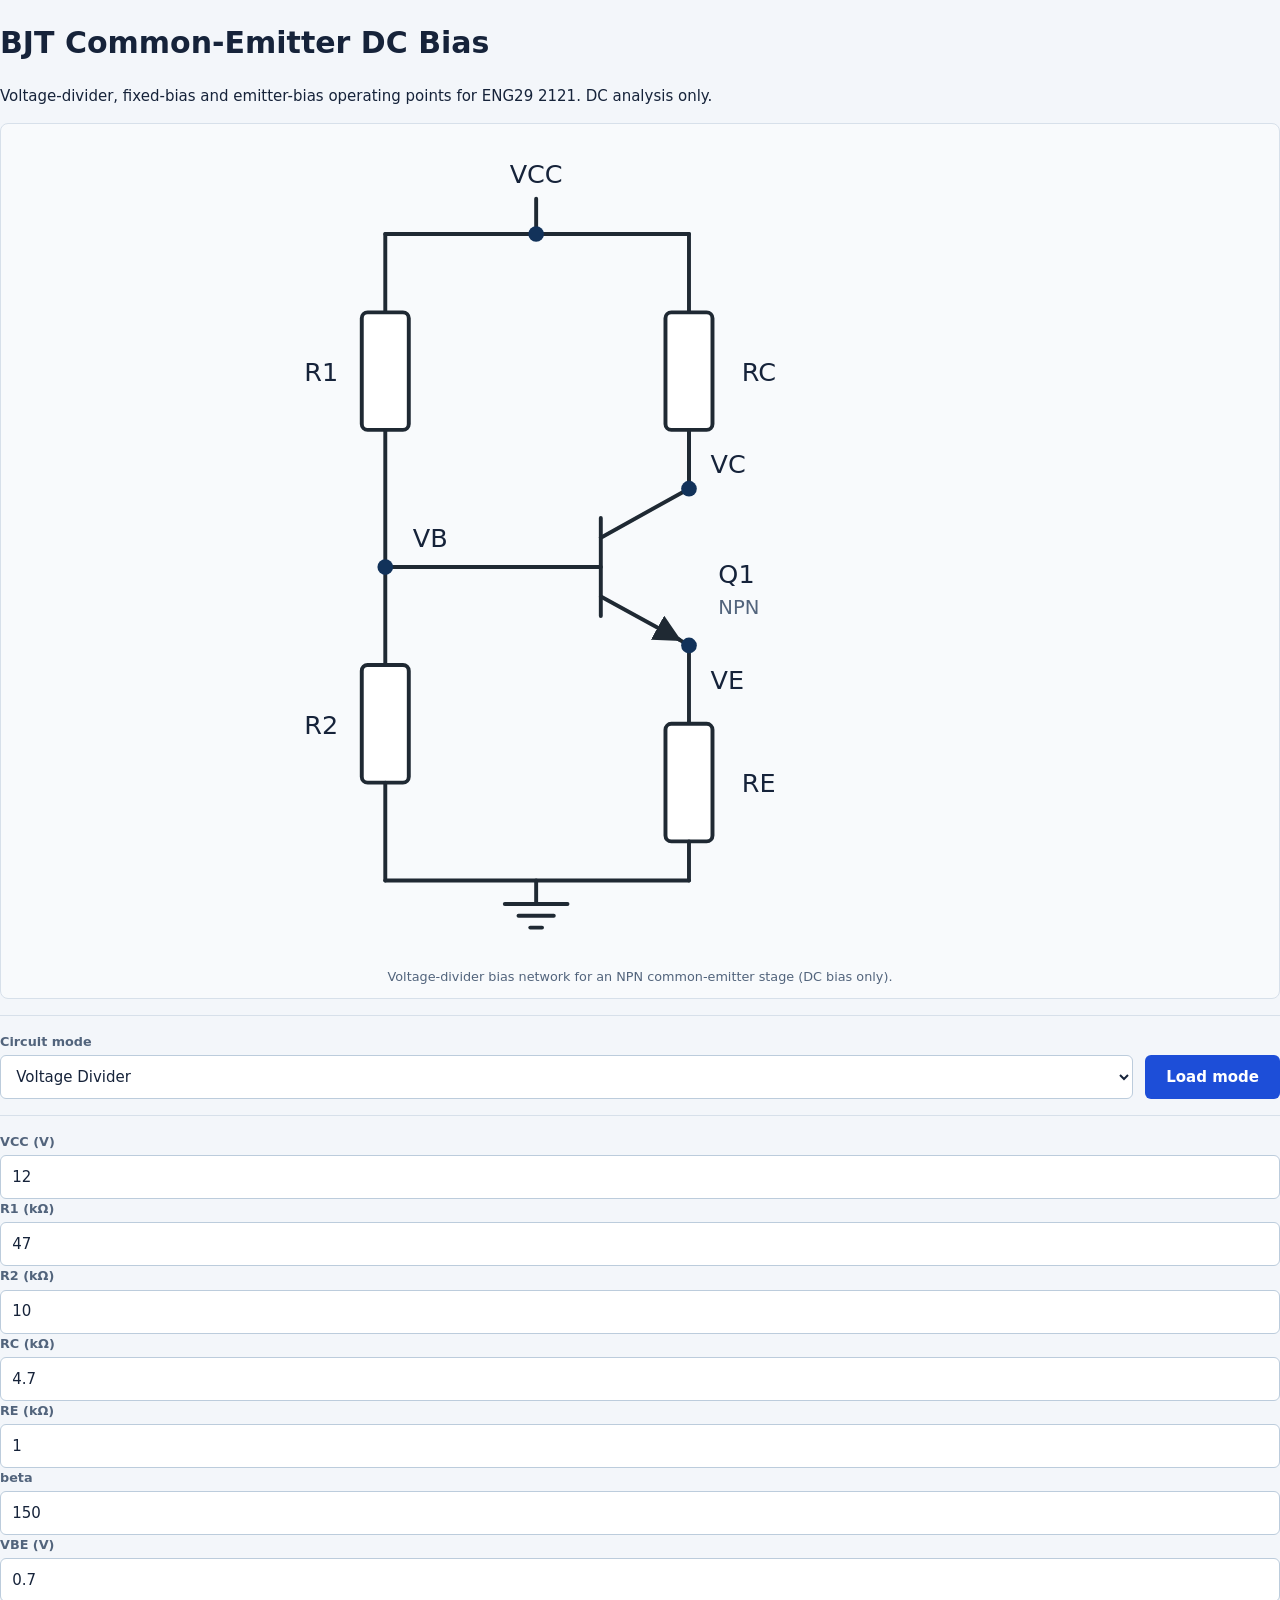
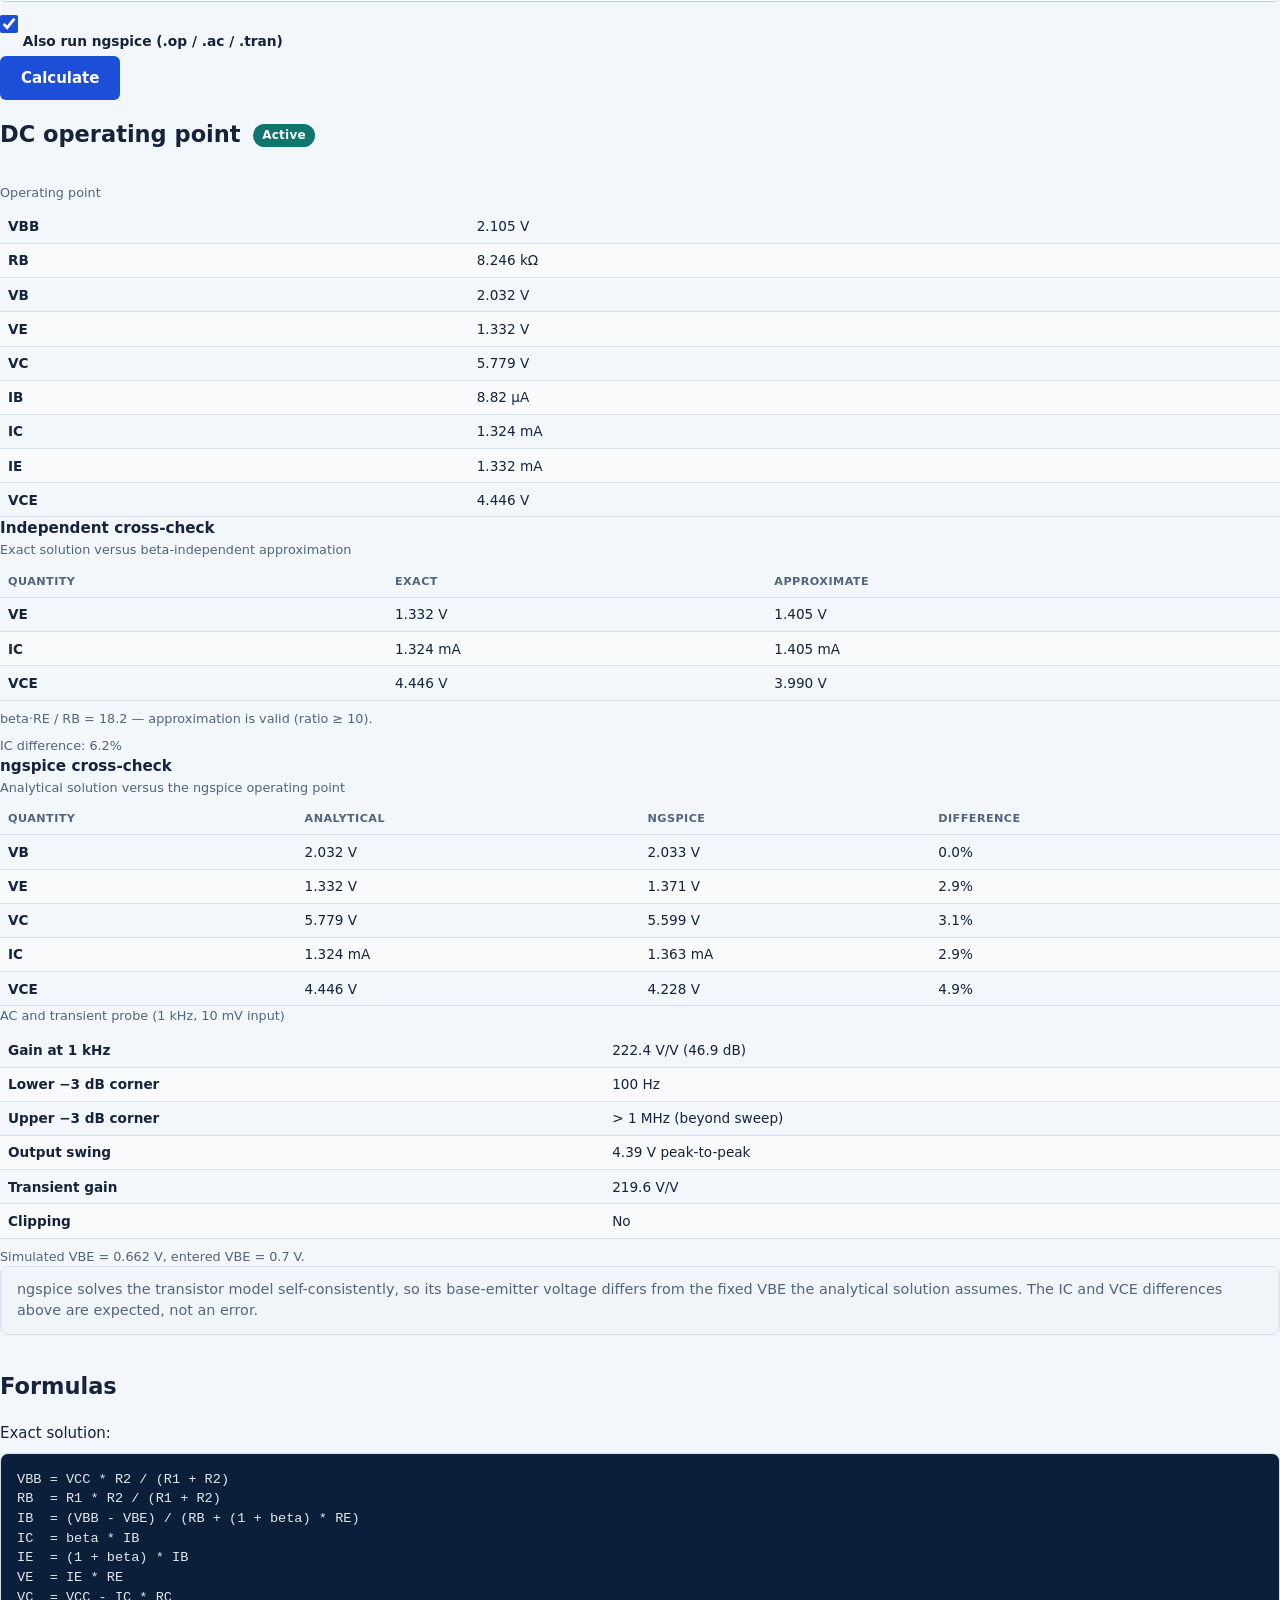
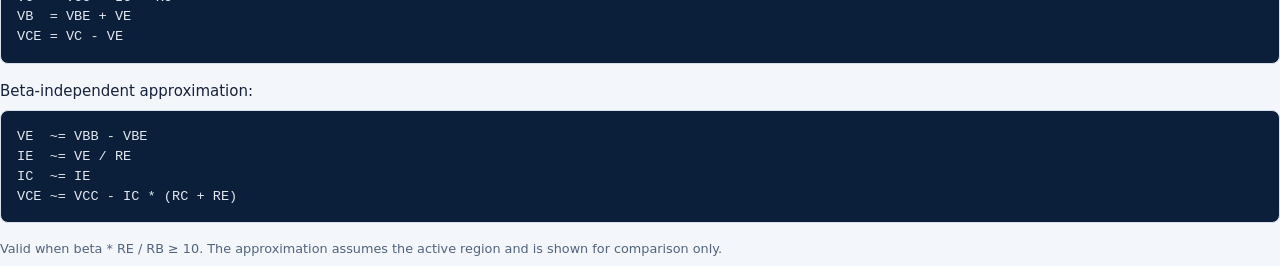
<file: docs/evidence/2026-11-24-ngspice-crosscheck.html>
<!doctype html>
<html lang="en">
<head>
  <meta charset="utf-8">
  <meta name="viewport" content="width=device-width, initial-scale=1">
  <title>BJT CE DC Bias Calculator</title>
  <link rel="stylesheet" href="/static/style.css">
</head>
<body>
  <main class="card">
    <header class="page-header">
      <h1>BJT Common-Emitter DC Bias</h1>
      <p class="subtitle">
        Voltage-divider, fixed-bias and emitter-bias operating points for
        ENG29 2121. DC analysis only.
      </p>
    </header>

    
    <figure class="schematic">
      <svg viewBox="0 0 640 420" role="img"
           aria-labelledby="bias-circuit-title bias-circuit-desc"
           xmlns="http://www.w3.org/2000/svg">
        <title id="bias-circuit-title">Voltage-divider biased NPN common-emitter circuit</title>
        <desc id="bias-circuit-desc">VCC feeds R1 and RC. R1 and R2 form the base voltage divider, RC is the collector resistor, RE is the emitter resistor, and Q1 is the NPN transistor. VB, VC and VE mark the base, collector and emitter voltages.</desc>
        <defs>
          <marker id="bias-circuit-arrow" viewBox="0 0 10 10" refX="9" refY="5"
                  markerWidth="7" markerHeight="7" orient="auto-start-reverse">
            <path d="M 0 0 L 10 5 L 0 10 z" fill="#1f2933"/>
          </marker>
        </defs>
        <g fill="none" stroke="#1f2933" stroke-width="2"
           stroke-linecap="round" stroke-linejoin="round">
          <line x1="190" y1="50" x2="345" y2="50"/>
          <line x1="267" y1="50" x2="267" y2="32"/>

          <line x1="190" y1="50" x2="190" y2="90"/>
          <rect x="178" y="90" width="24" height="60" rx="3" fill="#ffffff"/>
          <line x1="190" y1="150" x2="190" y2="220"/>

          <line x1="190" y1="220" x2="190" y2="270"/>
          <rect x="178" y="270" width="24" height="60" rx="3" fill="#ffffff"/>
          <line x1="190" y1="330" x2="190" y2="380"/>

          <line x1="190" y1="220" x2="300" y2="220"/>
          <line x1="300" y1="195" x2="300" y2="245"/>

          <line x1="300" y1="205" x2="345" y2="180"/>
          <line x1="345" y1="180" x2="345" y2="150"/>

          <line x1="345" y1="50" x2="345" y2="90"/>
          <rect x="333" y="90" width="24" height="60" rx="3" fill="#ffffff"/>
          <line x1="345" y1="150" x2="345" y2="180"/>

          <line x1="300" y1="235" x2="340" y2="257"
                marker-end="url(#bias-circuit-arrow)"/>
          <line x1="340" y1="257" x2="345" y2="260"/>

          <line x1="345" y1="260" x2="345" y2="300"/>
          <rect x="333" y="300" width="24" height="60" rx="3" fill="#ffffff"/>
          <line x1="345" y1="360" x2="345" y2="380"/>

          <line x1="190" y1="380" x2="345" y2="380"/>
          <line x1="267" y1="380" x2="267" y2="392"/>
          <line x1="251" y1="392" x2="283" y2="392"/>
          <line x1="258" y1="398" x2="276" y2="398"/>
          <line x1="264" y1="404" x2="270" y2="404"/>
        </g>
        <g class="node">
          <circle cx="267" cy="50" r="4"/>
          <circle cx="190" cy="220" r="4"/>
          <circle cx="345" cy="180" r="4"/>
          <circle cx="345" cy="260" r="4"/>
        </g>
        <g class="diagram-label">
          <text x="267" y="24" text-anchor="middle">VCC</text>
          <text x="166" y="125" text-anchor="end">R1</text>
          <text x="166" y="305" text-anchor="end">R2</text>
          <text x="372" y="125">RC</text>
          <text x="372" y="335">RE</text>
          <text x="360" y="228">Q1</text>
          <text x="360" y="244" class="small">NPN</text>
          <text x="204" y="210">VB</text>
          <text x="356" y="172">VC</text>
          <text x="356" y="282">VE</text>
        </g>
      </svg>
      <figcaption>
        Voltage-divider bias network for an NPN common-emitter stage (DC bias only).
      </figcaption>
    </figure>
    

    

    <form method="get" class="mode-form">
      <div class="field">
        <label for="mode">Circuit mode</label>
        <select id="mode" name="mode">
          
          <option value="divider" selected>Voltage Divider</option>
          
          <option value="fixed">Fixed Bias</option>
          
          <option value="emitter">Emitter Bias</option>
          
        </select>
      </div>
      <div class="actions">
        <button type="submit">Load mode</button>
      </div>
    </form>

    <form method="post" class="bias-form">
      <input type="hidden" name="mode" value="divider">

      <div class="field">
        <label for="vcc">VCC (V)</label>
        <input id="vcc" name="vcc" type="number" step="any" inputmode="decimal"
               placeholder="12" value="12" required>
      </div>

      
      <div class="field">
        <label for="r1">R1 (kΩ)</label>
        <input id="r1" name="r1" type="number" step="any" inputmode="decimal"
               placeholder="47" value="47" required>
      </div>
      <div class="field">
        <label for="r2">R2 (kΩ)</label>
        <input id="r2" name="r2" type="number" step="any" inputmode="decimal"
               placeholder="10" value="10" required>
      </div>
      

      <div class="field">
        <label for="rc">RC (kΩ)</label>
        <input id="rc" name="rc" type="number" step="any" inputmode="decimal"
               placeholder="4.7" value="4.7" required>
      </div>

      
      <div class="field">
        <label for="re">RE (kΩ)</label>
        <input id="re" name="re" type="number" step="any" inputmode="decimal"
               placeholder="1" value="1" required>
      </div>
      

      <div class="field">
        <label for="beta">beta</label>
        <input id="beta" name="beta" type="number" step="any" inputmode="decimal"
               placeholder="150" value="150" required>
      </div>
      <div class="field">
        <label for="vbe">VBE (V)</label>
        <input id="vbe" name="vbe" type="number" step="any" inputmode="decimal"
               placeholder="0.7" value="0.7" required>
      </div>
      
      <div class="field checkbox">
        <label>
          <input type="checkbox" name="simulate" value="1"
                 checked>
          Also run ngspice (.op / .ac / .tran)
        </label>
      </div>
      
      <div class="actions">
        <button type="submit">Calculate</button>
      </div>
    </form>

    
    <section class="results" aria-live="polite">
      <div class="results-header">
        <h2>DC operating point</h2>
        <span class="badge badge-active">Active</span>
      </div>

      

      <table class="quantity-table">
        <caption>Operating point</caption>
        <tbody>
          
          <tr><th scope="row">VBB</th><td>2.105 V</td></tr>
          
          <tr><th scope="row">RB</th><td>8.246 kΩ</td></tr>
          <tr><th scope="row">VB</th><td>2.032 V</td></tr>
          <tr><th scope="row">VE</th><td>1.332 V</td></tr>
          <tr><th scope="row">VC</th><td>5.779 V</td></tr>
          <tr><th scope="row">IB</th><td>8.82 µA</td></tr>
          <tr><th scope="row">IC</th><td>1.324 mA</td></tr>
          <tr><th scope="row">IE</th><td>1.332 mA</td></tr>
          <tr><th scope="row">VCE</th><td>4.446 V</td></tr>
        </tbody>
      </table>

      
      <h3>Independent cross-check</h3>
      <table class="comparison-table">
        <caption>Exact solution versus beta-independent approximation</caption>
        <thead>
          <tr><th scope="col">Quantity</th><th scope="col">Exact</th><th scope="col">Approximate</th></tr>
        </thead>
        <tbody>
          <tr>
            <th scope="row">VE</th>
            <td>1.332 V</td>
            <td>1.405 V</td>
          </tr>
          <tr>
            <th scope="row">IC</th>
            <td>1.324 mA</td>
            <td>1.405 mA</td>
          </tr>
          <tr>
            <th scope="row">VCE</th>
            <td>4.446 V</td>
            <td>3.990 V</td>
          </tr>
        </tbody>
      </table>

      <p class="meta">
        beta&middot;RE / RB = 18.2
        
          
        &mdash; approximation is valid (ratio &ge; 10).
          
        
      </p>
      <p class="meta">
        IC difference:
        6.2%
      </p>

      
      

      
      <h3>ngspice cross-check</h3>      
      <table class="comparison-table spice-table">
        <caption>Analytical solution versus the ngspice operating point</caption>
        <thead>
          <tr><th scope="col">Quantity</th><th scope="col">Analytical</th><th scope="col">ngspice</th><th scope="col">Difference</th></tr>
        </thead>
        <tbody>
          
          <tr>
            <th scope="row">VB</th>
            <td>2.032 V</td>
            <td>2.033 V</td>
            <td>0.0%</td>
          </tr>
          
          <tr>
            <th scope="row">VE</th>
            <td>1.332 V</td>
            <td>1.371 V</td>
            <td>2.9%</td>
          </tr>
          
          <tr>
            <th scope="row">VC</th>
            <td>5.779 V</td>
            <td>5.599 V</td>
            <td>3.1%</td>
          </tr>
          
          <tr>
            <th scope="row">IC</th>
            <td>1.324 mA</td>
            <td>1.363 mA</td>
            <td>2.9%</td>
          </tr>
          
          <tr>
            <th scope="row">VCE</th>
            <td>4.446 V</td>
            <td>4.228 V</td>
            <td>4.9%</td>
          </tr>
          
        </tbody>
      </table>

      <table class="quantity-table spice-table">
        <caption>AC and transient probe (1 kHz, 10 mV input)</caption>
        <tbody>
          <tr><th scope="row">Gain at 1 kHz</th><td>222.4 V/V (46.9 dB)</td></tr>
          <tr><th scope="row">Lower &minus;3 dB corner</th><td>100 Hz</td></tr>
          <tr><th scope="row">Upper &minus;3 dB corner</th><td>&gt; 1 MHz (beyond sweep)</td></tr>
          <tr><th scope="row">Output swing</th><td>4.39 V peak-to-peak</td></tr>
          <tr><th scope="row">Transient gain</th><td>219.6 V/V</td></tr>
          <tr><th scope="row">Clipping</th><td>No</td></tr>
        </tbody>
      </table>

      <p class="meta">
        Simulated VBE = 0.662 V, entered VBE = 0.7 V.
      </p>
      
      <p class="note">ngspice solves the transistor model self-consistently, so its base-emitter voltage differs from the fixed VBE the analytical solution assumes. The IC and VCE differences above are expected, not an error.</p>
      
      
      
    </section>
    

    <section class="formulas">
      <h2>Formulas</h2>

      
      <p>Exact solution:</p>
      <pre>VBB = VCC * R2 / (R1 + R2)
RB  = R1 * R2 / (R1 + R2)
IB  = (VBB - VBE) / (RB + (1 + beta) * RE)
IC  = beta * IB
IE  = (1 + beta) * IB
VE  = IE * RE
VC  = VCC - IC * RC
VB  = VBE + VE
VCE = VC - VE</pre>
      <p>Beta-independent approximation:</p>
      <pre>VE  ~= VBB - VBE
IE  ~= VE / RE
IC  ~= IE
VCE ~= VCC - IC * (RC + RE)</pre>
      <p class="meta">
        Valid when beta * RE / RB &ge; 10. The approximation assumes the
        active region and is shown for comparison only.
      </p>
      
    </section>
  </main>
</body>
</html>
</file>
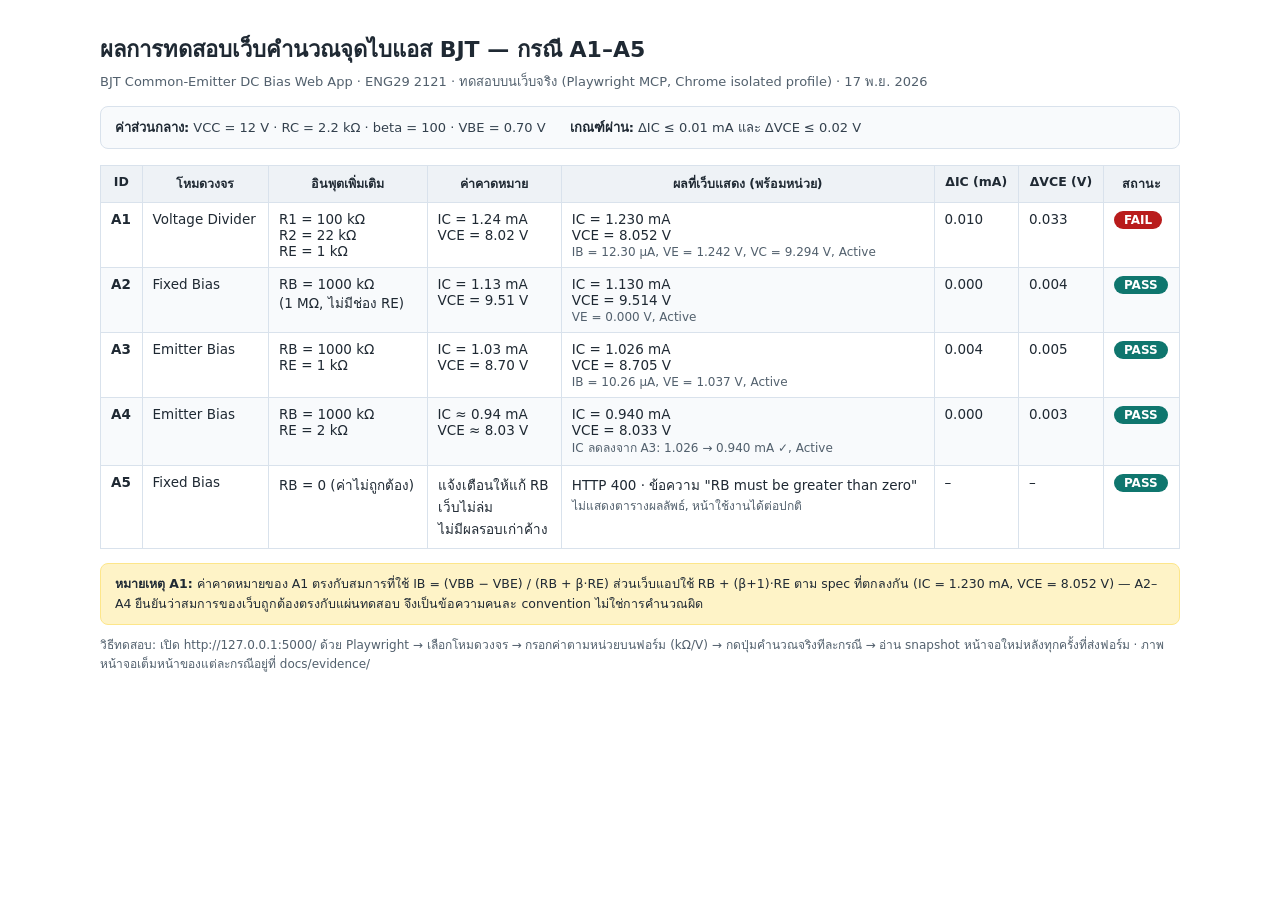
<file: docs/evidence/validation_table.html>
<!doctype html>
<html lang="th">
<head>
<meta charset="utf-8">
<title>A1-A5 Validation Table</title>
<style>
  body {
    font-family: "Segoe UI", "Leelawadee UI", system-ui, sans-serif;
    background: #ffffff;
    color: #1f2933;
    margin: 0;
    padding: 32px;
  }
  .sheet { width: 1080px; margin: 0 auto; }
  h1 { font-size: 22px; margin: 0 0 4px; }
  .sub { color: #52606d; font-size: 13px; margin: 0 0 14px; }
  .meta {
    display: flex; gap: 24px; flex-wrap: wrap;
    font-size: 13px; color: #33404d;
    background: #f8fafc; border: 1px solid #d9e2ec;
    border-radius: 8px; padding: 10px 14px; margin-bottom: 16px;
  }
  .meta b { color: #1f2933; }
  table { border-collapse: collapse; width: 100%; font-size: 13.5px; }
  caption { text-align: left; font-weight: 600; padding-bottom: 8px; }
  th, td { border: 1px solid #d9e2ec; padding: 8px 10px; vertical-align: top; }
  thead th { background: #eef2f6; font-size: 12.5px; text-transform: none; }
  tbody tr:nth-child(even) { background: #f8fafc; }
  td.id { font-weight: 700; }
  .mono { font-variant-numeric: tabular-nums; }
  .badge { display: inline-block; padding: 2px 10px; border-radius: 999px; font-weight: 700; font-size: 12px; color: #fff; }
  .pass { background: #0f766e; }
  .fail { background: #b91c1c; }
  .small { font-size: 12px; color: #52606d; }
  .note {
    margin-top: 14px; padding: 10px 14px; font-size: 12.5px;
    background: #fef3c7; border: 1px solid #fde68a; border-radius: 8px;
  }
  .foot { margin-top: 10px; font-size: 12px; color: #52606d; }
</style>
</head>
<body>
<div class="sheet">
  <h1>ผลการทดสอบเว็บคำนวณจุดไบแอส BJT — กรณี A1–A5</h1>
  <p class="sub">BJT Common-Emitter DC Bias Web App · ENG29 2121 · ทดสอบบนเว็บจริง (Playwright MCP, Chrome isolated profile) · 17 พ.ย. 2026</p>

  <div class="meta">
    <span><b>ค่าส่วนกลาง:</b> VCC = 12 V · RC = 2.2 kΩ · beta = 100 · VBE = 0.70 V</span>
    <span><b>เกณฑ์ผ่าน:</b> ΔIC ≤ 0.01 mA และ ΔVCE ≤ 0.02 V</span>
  </div>

  <table>
    <thead>
      <tr>
        <th>ID</th>
        <th>โหมดวงจร</th>
        <th>อินพุตเพิ่มเติม</th>
        <th>ค่าคาดหมาย</th>
        <th>ผลที่เว็บแสดง (พร้อมหน่วย)</th>
        <th>ΔIC (mA)</th>
        <th>ΔVCE (V)</th>
        <th>สถานะ</th>
      </tr>
    </thead>
    <tbody>
      <tr>
        <td class="id">A1</td>
        <td>Voltage Divider</td>
        <td>R1 = 100 kΩ<br>R2 = 22 kΩ<br>RE = 1 kΩ</td>
        <td class="mono">IC = 1.24 mA<br>VCE = 8.02 V</td>
        <td class="mono">IC = 1.230 mA<br>VCE = 8.052 V<br><span class="small">IB = 12.30 µA, VE = 1.242 V, VC = 9.294 V, Active</span></td>
        <td class="mono">0.010</td>
        <td class="mono">0.033</td>
        <td><span class="badge fail">FAIL</span></td>
      </tr>
      <tr>
        <td class="id">A2</td>
        <td>Fixed Bias</td>
        <td>RB = 1000 kΩ<br>(1 MΩ, ไม่มีช่อง RE)</td>
        <td class="mono">IC = 1.13 mA<br>VCE = 9.51 V</td>
        <td class="mono">IC = 1.130 mA<br>VCE = 9.514 V<br><span class="small">VE = 0.000 V, Active</span></td>
        <td class="mono">0.000</td>
        <td class="mono">0.004</td>
        <td><span class="badge pass">PASS</span></td>
      </tr>
      <tr>
        <td class="id">A3</td>
        <td>Emitter Bias</td>
        <td>RB = 1000 kΩ<br>RE = 1 kΩ</td>
        <td class="mono">IC = 1.03 mA<br>VCE = 8.70 V</td>
        <td class="mono">IC = 1.026 mA<br>VCE = 8.705 V<br><span class="small">IB = 10.26 µA, VE = 1.037 V, Active</span></td>
        <td class="mono">0.004</td>
        <td class="mono">0.005</td>
        <td><span class="badge pass">PASS</span></td>
      </tr>
      <tr>
        <td class="id">A4</td>
        <td>Emitter Bias</td>
        <td>RB = 1000 kΩ<br>RE = 2 kΩ</td>
        <td class="mono">IC ≈ 0.94 mA<br>VCE ≈ 8.03 V</td>
        <td class="mono">IC = 0.940 mA<br>VCE = 8.033 V<br><span class="small">IC ลดลงจาก A3: 1.026 → 0.940 mA ✓, Active</span></td>
        <td class="mono">0.000</td>
        <td class="mono">0.003</td>
        <td><span class="badge pass">PASS</span></td>
      </tr>
      <tr>
        <td class="id">A5</td>
        <td>Fixed Bias</td>
        <td>RB = 0 (ค่าไม่ถูกต้อง)</td>
        <td>แจ้งเตือนให้แก้ RB<br>เว็บไม่ล่ม<br>ไม่มีผลรอบเก่าค้าง</td>
        <td class="mono">HTTP 400 · ข้อความ "RB must be greater than zero"<br><span class="small">ไม่แสดงตารางผลลัพธ์, หน้าใช้งานได้ต่อปกติ</span></td>
        <td class="mono">–</td>
        <td class="mono">–</td>
        <td><span class="badge pass">PASS</span></td>
      </tr>
    </tbody>
  </table>

  <div class="note">
    <b>หมายเหตุ A1:</b> ค่าคาดหมายของ A1 ตรงกับสมการที่ใช้ <span class="mono">IB = (VBB − VBE) / (RB + β·RE)</span>
    ส่วนเว็บแอปใช้ <span class="mono">RB + (β+1)·RE</span> ตาม spec ที่ตกลงกัน (IC = 1.230 mA, VCE = 8.052 V) —
    A2–A4 ยืนยันว่าสมการของเว็บถูกต้องตรงกับแผ่นทดสอบ จึงเป็นข้อความคนละ convention ไม่ใช่การคำนวณผิด
  </div>

  <p class="foot">
    วิธีทดสอบ: เปิด http://127.0.0.1:5000/ ด้วย Playwright → เลือกโหมดวงจร → กรอกค่าตามหน่วยบนฟอร์ม (kΩ/V) → กดปุ่มคำนวณจริงทีละกรณี
    → อ่าน snapshot หน้าจอใหม่หลังทุกครั้งที่ส่งฟอร์ม · ภาพหน้าจอเต็มหน้าของแต่ละกรณีอยู่ที่ docs/evidence/
  </p>
</div>
</body>
</html>
</file>
<file: static/style.css>
:root {
  color-scheme: light;
  --navy: #0b1f3a;
  --navy-soft: #12325a;
  --ink: #16233a;
  --muted: #52647c;
  --line: #d7e0ea;
  --surface: #ffffff;
  --canvas: #f3f6fa;
  --accent: #1d4ed8;
  --teal: #0f766e;
  --orange: #c2410c;
  --green: #047857;
  --active: #0f766e;
  --cutoff: #475569;
  --saturation: #b91c1c;
  --warning: #92400e;
  --warning-bg: #fef3c7;
  --error: #b91c1c;
  --error-bg: #fee2e2;
  --space-1: 0.25rem;
  --space-2: 0.5rem;
  --space-3: 0.75rem;
  --space-4: 1rem;
  --space-5: 1.5rem;
  --space-6: 2rem;
}

* {
  box-sizing: border-box;
}

body {
  margin: 0;
  background: var(--canvas);
  color: var(--ink);
  font-family: "Segoe UI", system-ui, -apple-system, sans-serif;
  font-size: 15px;
  line-height: 1.5;
  text-wrap: pretty;
}

::selection {
  background: #bfdbfe;
  color: var(--navy);
}

input {
  caret-color: var(--accent);
}

.topbar {
  display: flex;
  align-items: center;
  justify-content: space-between;
  gap: var(--space-4);
  padding: var(--space-4) clamp(1rem, 3vw, 2.5rem);
  background: var(--navy);
  color: #ffffff;
  box-shadow: 0 4px 14px rgba(11, 31, 58, 0.18);
}

.topbar h1 {
  margin: 0;
  font-size: 1.3rem;
  font-weight: 650;
  letter-spacing: -0.02em;
}

.topbar-meta {
  margin: 0;
  color: #c7d7ee;
  font-size: 0.8rem;
  font-weight: 600;
  letter-spacing: 0.08em;
  text-transform: uppercase;
}

.dashboard {
  max-width: 1680px;
  margin: 0 auto;
  padding: var(--space-5) clamp(1rem, 2.5vw, 2rem) var(--space-6);
}

.dashboard-grid {
  display: grid;
  grid-template-columns: minmax(320px, 0.92fr) minmax(440px, 1.55fr) minmax(290px, 1fr);
  gap: var(--space-4);
  align-items: start;
}

.panel {
  padding: var(--space-5);
  background: var(--surface);
  border: 1px solid var(--line);
  border-radius: 12px;
  box-shadow: 0 8px 24px rgba(11, 31, 58, 0.07);
}

.panel > h2 {
  margin: 0 0 var(--space-4);
  padding-bottom: var(--space-3);
  border-bottom: 1px solid var(--line);
  font-size: 1rem;
  font-weight: 650;
  letter-spacing: -0.01em;
}

.schematic {
  margin: 0 0 var(--space-4);
  padding: var(--space-3);
  background: #f8fafc;
  border: 1px solid var(--line);
  border-radius: 8px;
}

.schematic svg {
  display: block;
  width: 100%;
  height: auto;
}

.schematic text {
  fill: var(--ink);
  font-family: inherit;
  font-size: 13px;
  stroke: none;
}

.schematic .small {
  fill: var(--muted);
  font-size: 10px;
}

.schematic .rail-sign {
  fill: var(--navy-soft);
  font-weight: 700;
}

.schematic .node circle {
  fill: var(--navy-soft);
  stroke: none;
}

.schematic figcaption {
  margin-top: var(--space-2);
  color: var(--muted);
  font-size: 0.8rem;
  text-align: center;
}

.error,
.warning,
.note {
  margin: 0 0 var(--space-4);
  padding: var(--space-3) var(--space-4);
  border-radius: 8px;
  font-size: 0.9rem;
}

.error {
  display: flex;
  flex-direction: column;
  gap: 0.15rem;
  color: var(--error);
  background: var(--error-bg);
  border: 1px solid #fecaca;
}

.alert-title {
  font-size: 0.72rem;
  font-weight: 700;
  letter-spacing: 0.06em;
  text-transform: uppercase;
}

.warning {
  color: var(--warning);
  background: var(--warning-bg);
  border: 1px solid #fde68a;
}

.note {
  color: var(--muted);
  background: #f1f5f9;
  border: 1px solid var(--line);
}

.mode-form {
  display: grid;
  grid-template-columns: 1fr auto;
  align-items: end;
  gap: var(--space-3);
  margin: 0 0 var(--space-4);
  padding: var(--space-4) 0 0;
  border-top: 1px solid var(--line);
}

.bias-form {
  margin: 0;
  padding: var(--space-4) 0 0;
  border-top: 1px solid var(--line);
}

.form-hint {
  grid-column: 1 / -1;
  margin: -0.2rem 0 0;
  color: var(--muted);
  font-size: 0.76rem;
}

.field-group {
  min-width: 0;
  margin: 0 0 var(--space-4);
  padding: 0;
  border: 0;
}

.field-group legend {
  margin: 0 0 var(--space-2);
  padding: 0;
  color: var(--muted);
  font-size: 0.72rem;
  font-weight: 700;
  letter-spacing: 0.06em;
  text-transform: uppercase;
}

.field-grid {
  display: grid;
  grid-template-columns: repeat(2, minmax(0, 1fr));
  gap: var(--space-3);
}

.field {
  display: flex;
  flex-direction: column;
  gap: var(--space-1);
  min-width: 0;
}

.field label {
  color: var(--muted);
  font-size: 0.8rem;
  font-weight: 600;
}

.field input,
.field select {
  width: 100%;
  min-height: 44px;
  padding: 0.6rem 0.7rem;
  border: 1px solid #bcccdc;
  border-radius: 6px;
  background: var(--surface);
  color: var(--ink);
  font: inherit;
  font-variant-numeric: tabular-nums;
}

.field input:focus-visible,
.field select:focus-visible {
  outline: 2px solid var(--accent);
  outline-offset: 1px;
  border-color: var(--accent);
}

.field.checkbox {
  flex-direction: row;
  align-items: center;
  gap: 0.65rem;
  min-height: 44px;
}

.field.checkbox label {
  color: var(--ink);
  font-size: 0.86rem;
  font-weight: 600;
  cursor: pointer;
}

.field.checkbox input {
  flex: 0 0 auto;
  width: 18px;
  height: 18px;
  margin: 0;
  accent-color: var(--accent);
}

.field-help {
  margin: var(--space-2) 0 0;
  color: var(--muted);
  font-size: 0.78rem;
  line-height: 1.45;
}

.field-error {
  margin: 0.3rem 0 0;
  color: var(--error);
  font-size: 0.78rem;
  font-weight: 650;
}

.field.invalid label {
  color: var(--error);
}

.field.invalid input,
.field.invalid select {
  border-color: var(--error);
  background: #fff5f5;
  box-shadow: 0 0 0 3px rgba(185, 28, 28, 0.08);
}

.actions {
  display: flex;
  margin-top: var(--space-1);
}

.mode-form .actions {
  grid-column: auto;
}

.mode-form .button-secondary {
  padding-inline: 0.9rem;
}

button {
  padding: 0.6rem 1.25rem;
  border: 1px solid transparent;
  border-radius: 6px;
  background: var(--accent);
  color: #ffffff;
  font: inherit;
  font-weight: 650;
  cursor: pointer;
}

button:focus-visible {
  outline: 3px solid #93c5fd;
  outline-offset: 2px;
}

.button-primary {
  width: 100%;
  padding: 0.75rem 1.25rem;
  background: var(--navy-soft);
}

.button-primary:hover {
  background: var(--navy);
}

.button-secondary {
  background: var(--surface);
  border-color: #bcccdc;
  color: var(--ink);
}

.button-secondary:hover {
  background: #eef2f6;
}

.plot-section + .plot-section {
  margin-top: var(--space-5);
  padding-top: var(--space-4);
  border-top: 1px solid var(--line);
}

.plot-status {
  margin: 0 0 var(--space-4);
  padding: var(--space-3) var(--space-4);
  border: 1px solid #fde68a;
  border-radius: 8px;
  background: var(--warning-bg);
  color: var(--warning);
  font-size: 0.82rem;
  line-height: 1.45;
}

.plot-heading {
  display: flex;
  flex-wrap: wrap;
  align-items: baseline;
  gap: var(--space-2);
}

.plot-heading h3 {
  margin: 0;
  font-size: 0.95rem;
  font-weight: 650;
}

.plot-heading > span:not(.source-chip) {
  color: var(--muted);
  font-size: 0.8rem;
}

.source-chip {
  display: inline-flex;
  align-items: center;
  margin-inline-start: auto;
  padding: 0.12rem 0.5rem;
  border: 1px solid #c7d9f3;
  border-radius: 999px;
  background: #eef4fb;
  color: #1e40af;
  font-size: 0.68rem;
  font-weight: 700;
  letter-spacing: 0.03em;
  text-transform: uppercase;
  white-space: nowrap;
}

.plot-heading .engine-badge {
  margin-inline-start: auto;
  padding: 0.12rem 0.5rem;
  font-size: 0.68rem;
  letter-spacing: 0.03em;
  text-transform: uppercase;
}

.engine-info {
  border-color: #c7d9f3;
  background: #eef4fb;
  color: #1e40af;
}

.engine-idle {
  border-color: var(--line);
  background: #f1f5f9;
  color: var(--muted);
}

.plot-frame {
  margin-top: var(--space-3);
  padding: var(--space-2);
  overflow-x: auto;
  overscroll-behavior-inline: contain;
  background: #fbfdff;
  border: 1px solid var(--line);
  border-radius: 8px;
  scrollbar-color: #b6c7da transparent;
}

.plot-frame:focus-visible {
  outline: 2px solid var(--accent);
  outline-offset: 2px;
}

.plot-frame svg {
  display: block;
  width: 100%;
  height: auto;
}

.plot-frame svg text {
  font-size: 13px;
}

.scroll-hint {
  display: none;
  margin: var(--space-2) 0 0;
  color: var(--muted);
  font-size: 0.75rem;
}

.plot-caption {
  margin: var(--space-2) 0 0;
  color: var(--muted);
  font-size: 0.8rem;
  line-height: 1.45;
}

.empty-state {
  margin: var(--space-3) 0 0;
  color: var(--muted);
  font-size: 0.9rem;
}

.column-results {
  display: flex;
  flex-direction: column;
}

.results {
  display: flex;
  flex-direction: column;
}

.result-card + .result-card {
  margin-top: var(--space-4);
  padding-top: var(--space-4);
  border-top: 1px solid var(--line);
}

.results-header {
  display: flex;
  flex-wrap: wrap;
  align-items: center;
  gap: var(--space-3);
  margin-bottom: var(--space-3);
}

.results h3 {
  margin: 0;
  font-size: 0.95rem;
  font-weight: 650;
}

.results h4 {
  margin: var(--space-4) 0 var(--space-2);
  color: var(--muted);
  font-size: 0.8rem;
  font-weight: 650;
}

.card-source {
  margin-inline-start: 0.45rem;
  color: var(--accent);
  font-size: 0.68rem;
  font-weight: 700;
  letter-spacing: 0.04em;
  text-transform: uppercase;
}

.badge {
  display: inline-block;
  padding: 0.15rem 0.6rem;
  border-radius: 999px;
  color: #ffffff;
  font-size: 0.75rem;
  font-weight: 700;
  letter-spacing: 0.02em;
}

.badge-active {
  background: var(--active);
}

.badge-cutoff {
  background: var(--cutoff);
}

.badge-saturation {
  background: var(--saturation);
}

table {
  width: 100%;
  border-collapse: collapse;
  font-variant-numeric: tabular-nums;
}

caption {
  padding-bottom: var(--space-2);
  color: var(--muted);
  font-size: 0.8rem;
  text-align: left;
}

th,
td {
  padding: 0.4rem 0.5rem;
  border-bottom: 1px solid var(--line);
  text-align: left;
}

thead th {
  color: var(--muted);
  font-size: 0.7rem;
  font-weight: 650;
  letter-spacing: 0.04em;
  text-transform: uppercase;
}

tbody th {
  font-weight: 600;
}

tbody tr:nth-child(even) {
  background: #f8fafc;
}

.compare-table,
.quantity-table,
.comparison-table {
  font-size: 0.85rem;
}

.key-values th {
  width: 45%;
}

.key-values td {
  font-weight: 600;
}

.table-scroll {
  margin-top: var(--space-3);
  overflow-x: auto;
  overscroll-behavior-inline: contain;
  scrollbar-color: #b6c7da transparent;
}

.table-scroll:focus-visible {
  outline: 2px solid var(--accent);
  outline-offset: 2px;
}

.table-scroll table {
  min-width: 430px;
}

.table-scroll .comparison-table {
  min-width: 380px;
}

.meta {
  margin: var(--space-2) 0 0;
  color: var(--muted);
  font-size: 0.8rem;
}

.engine-error {
  margin-top: var(--space-3);
  padding: var(--space-3) var(--space-4);
  border: 1px solid #fde68a;
  border-radius: 8px;
  background: var(--warning-bg);
  color: var(--warning);
}

.engine-error-title {
  margin: 0;
  font-size: 0.86rem;
  font-weight: 700;
}

.engine-error-body {
  margin: 0.25rem 0 0;
  font-size: 0.82rem;
  overflow-wrap: anywhere;
}

.engine-error-meta {
  margin: 0.4rem 0 0;
  font-size: 0.76rem;
}

.results-blocked {
  margin: 0;
  padding: var(--space-3) var(--space-4);
  border: 1px dashed #bcccdc;
  border-radius: 8px;
  background: #f8fafc;
  color: var(--muted);
  font-size: 0.86rem;
}

.results-blocked strong {
  color: var(--ink);
}

.analysis-details {
  margin-top: var(--space-4);
  padding-top: var(--space-3);
  border-top: 1px solid var(--line);
}

summary {
  min-height: 44px;
  padding: 0.5rem 0;
  color: var(--navy-soft);
  font-size: 0.85rem;
  font-weight: 650;
  cursor: pointer;
}

summary::marker {
  color: var(--accent);
}

summary:focus-visible {
  outline: 2px solid var(--accent);
  outline-offset: 2px;
}

.analysis-details .quantity-table,
.analysis-details .comparison-table,
.formulas .quantity-table {
  margin-top: var(--space-3);
}

.engine-status {
  display: flex;
  flex-wrap: wrap;
  align-items: center;
  gap: 0.5rem 0.75rem;
  margin: 0 0 var(--space-4);
  padding: var(--space-3);
  border: 1px solid var(--line);
  border-radius: 8px;
  background: #f8fafc;
}

.engine-badge {
  display: inline-flex;
  align-items: center;
  gap: var(--space-2);
  padding: 0.35rem 0.75rem;
  border: 1px solid var(--line);
  border-radius: 999px;
  background: #f1f5f9;
  color: var(--muted);
  font-size: 0.8rem;
  font-weight: 700;
  white-space: nowrap;
}

.engine-badge::before {
  content: "";
  width: 8px;
  height: 8px;
  border-radius: 50%;
  background: currentColor;
}

.engine-ready {
  border-color: #a7f3d0;
  background: #d1fae5;
  color: #065f46;
}

.engine-fallback {
  border-color: #fde68a;
  background: var(--warning-bg);
  color: var(--warning);
}

.engine-detail {
  flex: 1 1 12rem;
  color: var(--muted);
  font-size: 0.78rem;
  line-height: 1.45;
}

.formulas {
  margin-top: var(--space-4);
}

.formulas p {
  margin: var(--space-4) 0 var(--space-2);
}

.formulas pre {
  margin: 0;
  padding: var(--space-4);
  overflow-x: auto;
  border: 1px solid var(--line);
  border-radius: 8px;
  background: var(--navy);
  color: #e2e8f0;
  font-family: Consolas, "Cascadia Mono", monospace;
  font-size: 0.85rem;
  line-height: 1.45;
}

@media (max-width: 1180px) {
  .dashboard-grid {
    grid-template-columns: minmax(300px, 0.9fr) minmax(440px, 1.4fr);
  }

  .column-results {
    grid-column: 1 / -1;
  }
}

@media (max-width: 820px) {
  .topbar {
    align-items: flex-start;
    flex-direction: column;
    gap: var(--space-1);
  }

  .dashboard-grid {
    grid-template-columns: 1fr;
  }

  .column-results {
    grid-column: auto;
  }

  .panel {
    padding: var(--space-4);
  }

  .plot-frame svg {
    min-width: 520px;
  }

  .scroll-hint {
    display: block;
  }
}

@media (max-width: 480px) {
  .field-grid {
    grid-template-columns: 1fr;
  }

  .mode-form {
    grid-template-columns: 1fr;
  }

  .mode-form .actions {
    grid-column: 1 / -1;
  }

  .mode-form .actions .button-secondary {
    width: 100%;
  }

  th,
  td {
    padding: 0.35rem 0.3rem;
  }
}
</file>
